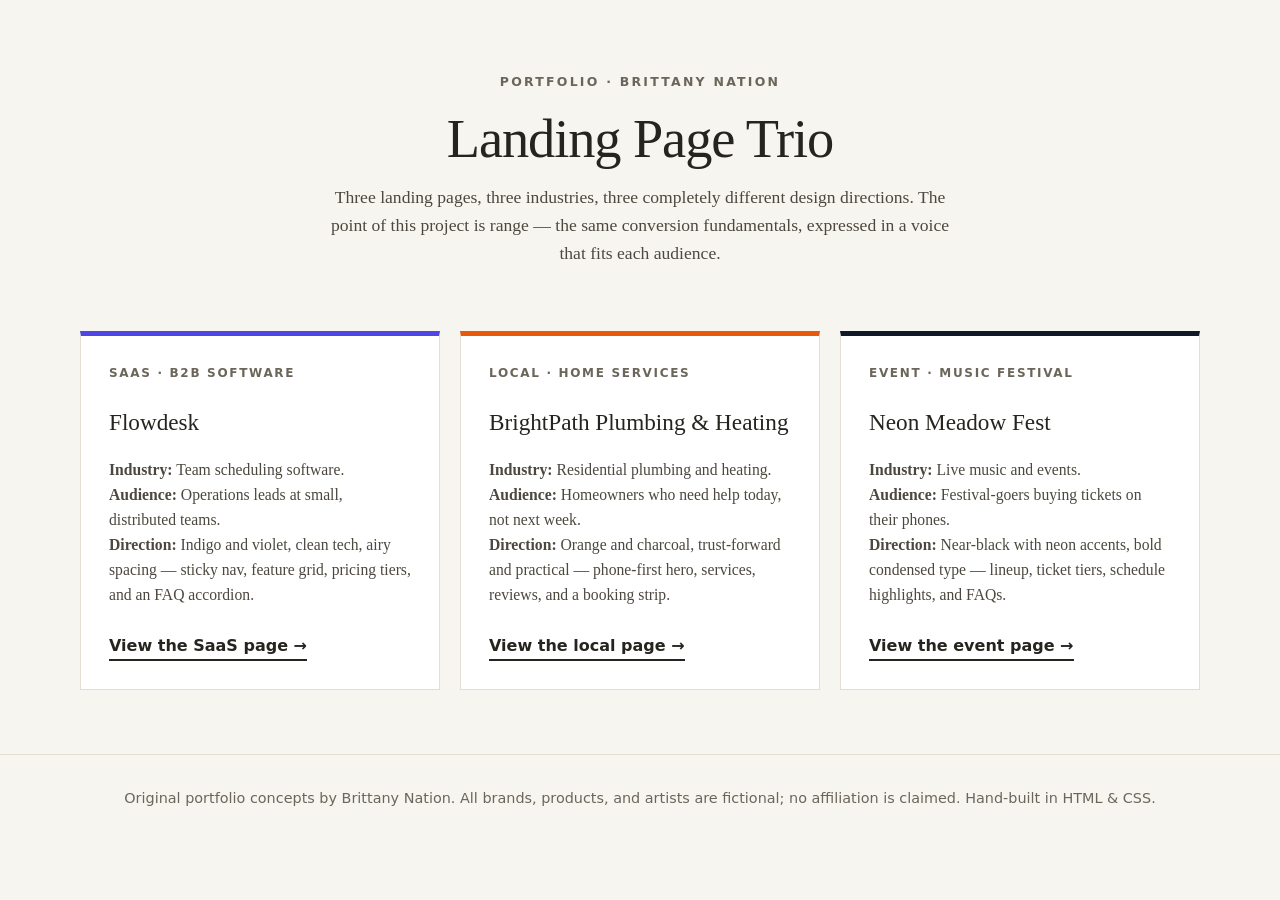
<file: index.html>
<!DOCTYPE html>
<html lang="en">
<head>
<meta charset="UTF-8">
<meta name="viewport" content="width=device-width, initial-scale=1.0">
<title>Landing Page Trio — Brittany Nation</title>
<meta name="description" content="Three original landing page concepts in three industries — SaaS, local home services, and a music festival — designed and hand-built by Brittany Nation.">
<link rel="stylesheet" href="styles.css">

<meta property="og:type" content="website">
<meta property="og:title" content="Landing Page Trio — Brittany Nation">
<meta property="og:description" content="Three original landing pages in three industries — SaaS, a local home service, and a music festival — each with its own design direction and the same conversion fundamentals.">
<meta property="og:url" content="https://brittanynation.github.io/landing-page-trio/">
<meta property="og:image" content="https://brittanynation.github.io/landing-page-trio/og-image.png">
<meta name="twitter:card" content="summary_large_image">
</head>
<body class="hub">
<a class="skip-link" href="#pages">Skip to pages</a>
<header>
  <div class="wrap">
    <p class="eyebrow">Portfolio · Brittany Nation</p>
    <h1>Landing Page Trio</h1>
    <p class="lede">Three landing pages, three industries, three completely different design directions. The point of this project is range — the same conversion fundamentals, expressed in a voice that fits each audience.</p>
  </div>
</header>
<main id="pages" class="wrap">
  <div class="hub-grid">
    <article class="hub-card saas-card">
      <p class="tag">SaaS · B2B Software</p>
      <h2>Flowdesk</h2>
      <p><strong>Industry:</strong> Team scheduling software.<br><strong>Audience:</strong> Operations leads at small, distributed teams.<br><strong>Direction:</strong> Indigo and violet, clean tech, airy spacing — sticky nav, feature grid, pricing tiers, and an FAQ accordion.</p>
      <a href="saas.html">View the SaaS page →</a>
    </article>
    <article class="hub-card local-card">
      <p class="tag">Local · Home Services</p>
      <h2>BrightPath Plumbing &amp; Heating</h2>
      <p><strong>Industry:</strong> Residential plumbing and heating.<br><strong>Audience:</strong> Homeowners who need help today, not next week.<br><strong>Direction:</strong> Orange and charcoal, trust-forward and practical — phone-first hero, services, reviews, and a booking strip.</p>
      <a href="local.html">View the local page →</a>
    </article>
    <article class="hub-card event-card">
      <p class="tag">Event · Music Festival</p>
      <h2>Neon Meadow Fest</h2>
      <p><strong>Industry:</strong> Live music and events.<br><strong>Audience:</strong> Festival-goers buying tickets on their phones.<br><strong>Direction:</strong> Near-black with neon accents, bold condensed type — lineup, ticket tiers, schedule highlights, and FAQs.</p>
      <a href="event.html">View the event page →</a>
    </article>
  </div>
</main>
<footer>
  <div class="wrap">
    <p>Original portfolio concepts by Brittany Nation. All brands, products, and artists are fictional; no affiliation is claimed. Hand-built in HTML &amp; CSS.</p>
  </div>
</footer>
<script src="trio.js"></script>
</body>
</html>
</file>
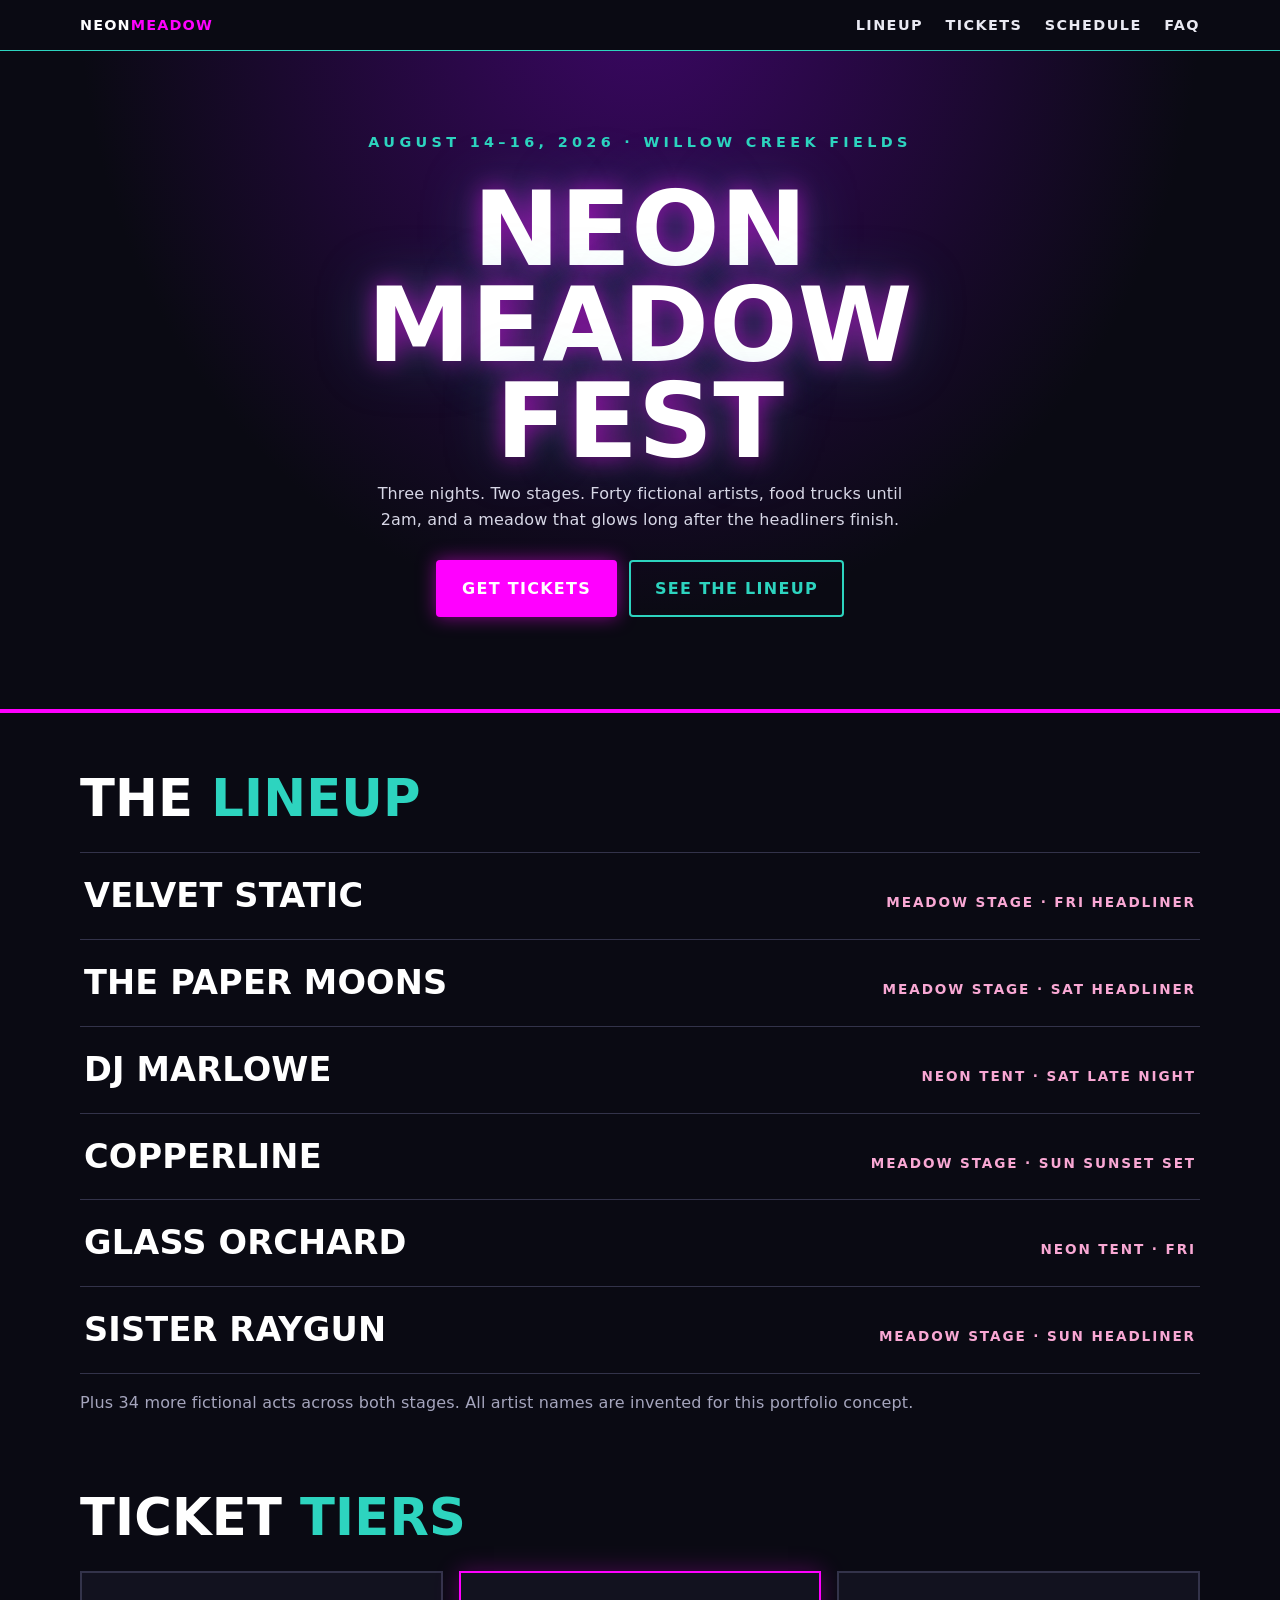
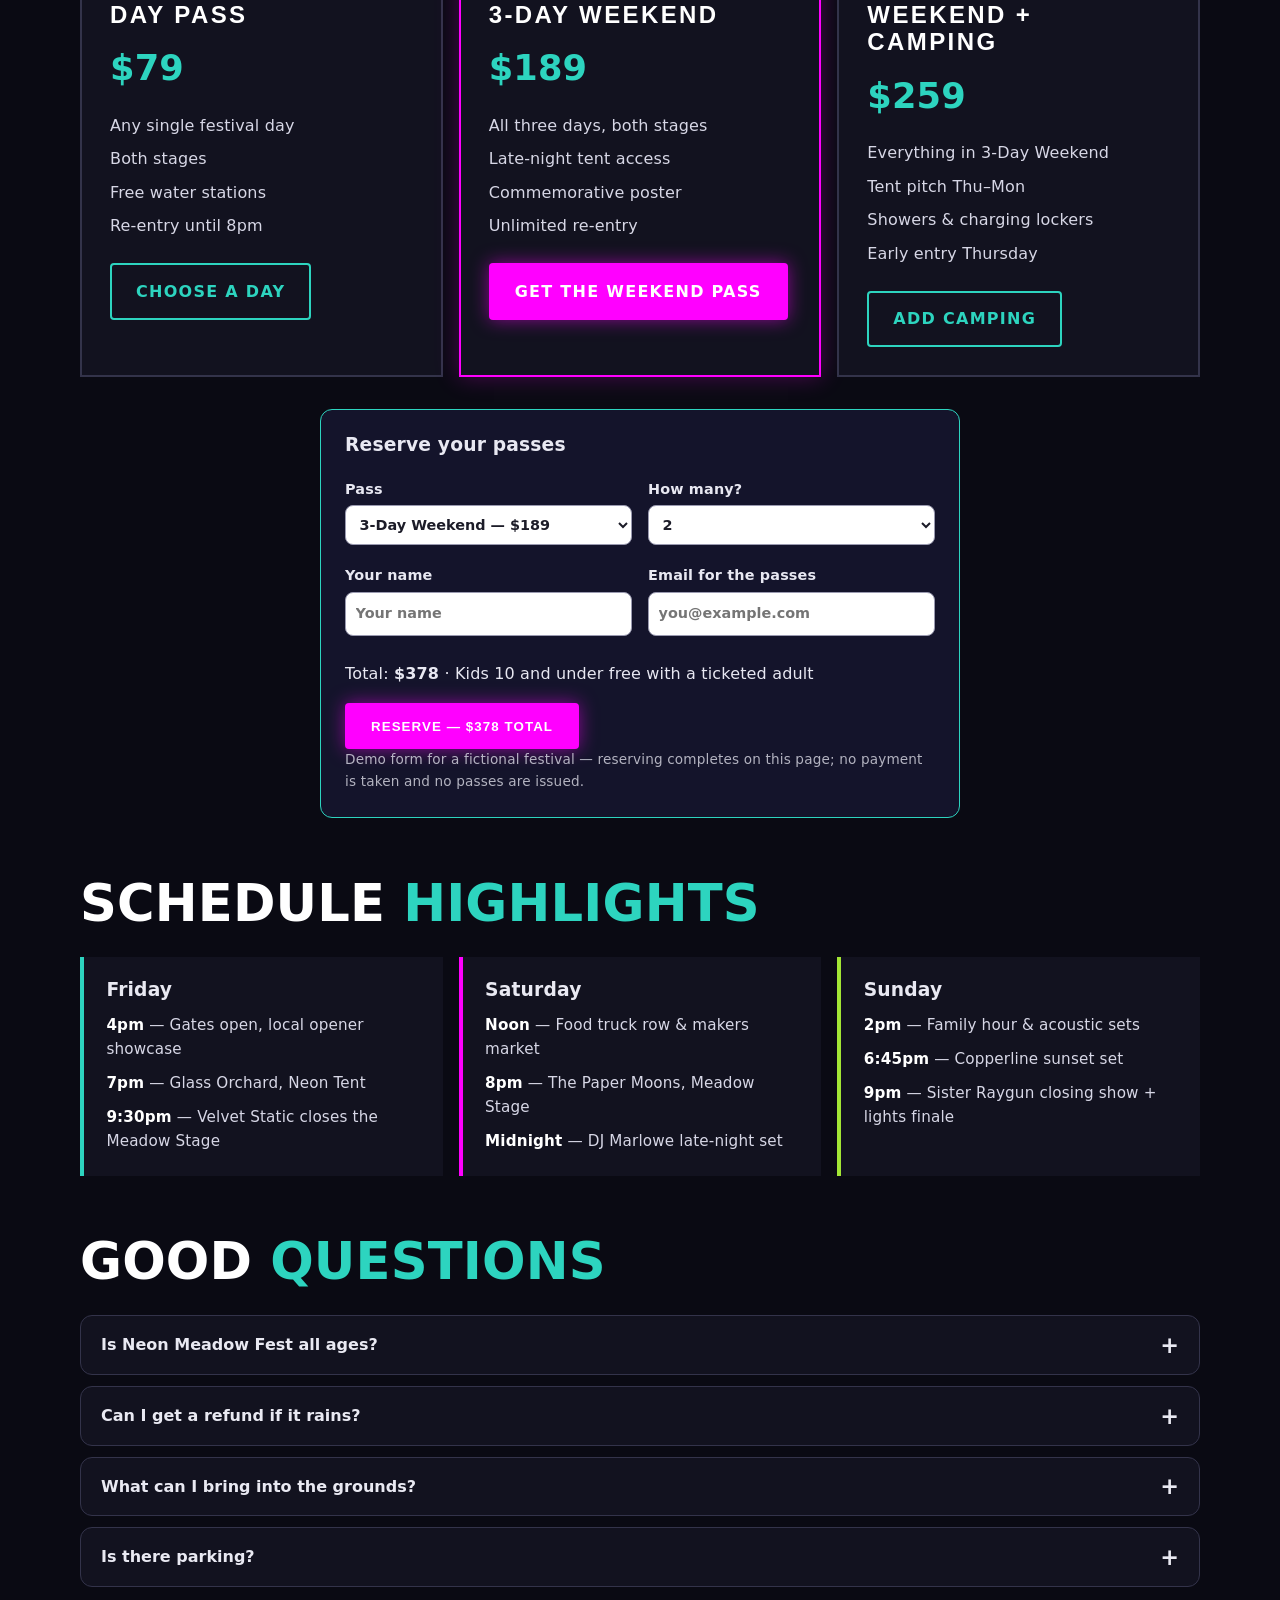
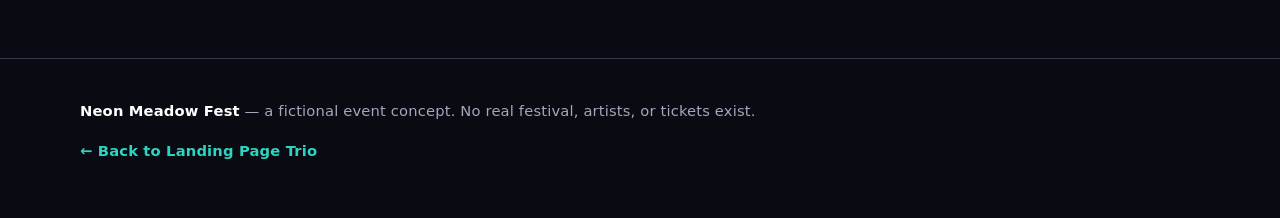
<file: event.html>
<!DOCTYPE html>
<html lang="en">
<head>
<meta charset="UTF-8">
<meta name="viewport" content="width=device-width, initial-scale=1.0">
<title>Neon Meadow Fest — August 14–16, 2026</title>
<meta name="description" content="Neon Meadow Fest is a fictional music festival concept: three nights of electronic, indie, and late-night sets under open sky.">
<link rel="stylesheet" href="styles.css">
</head>
<body class="event">
<a class="skip-link" href="#main">Skip to content</a>

<div class="event-nav">
  <div class="wrap">
    <a class="logo" href="event.html">Neon<span>Meadow</span></a>
    <nav aria-label="Main">
      <a href="#lineup">Lineup</a>
      <a href="#tickets">Tickets</a>
      <a href="#schedule">Schedule</a>
      <a href="#faq">FAQ</a>
    </nav>
  </div>
</div>

<header class="event-hero">
  <div class="wrap">
    <p class="kicker">August 14–16, 2026 · Willow Creek Fields</p>
    <h1>Neon<br>Meadow<br>Fest</h1>
    <p>Three nights. Two stages. Forty fictional artists, food trucks until 2am, and a meadow that glows long after the headliners finish.</p>
    <p style="display:flex;gap:.75rem;justify-content:center;flex-wrap:wrap">
      <a class="btn btn-neon" href="#tickets">Get tickets</a>
      <a class="btn btn-line" href="#lineup">See the lineup</a>
    </p>
  </div>
</header>

<main id="main">
<section id="lineup" aria-labelledby="lineup-h">
  <div class="wrap">
    <h2 class="sec" id="lineup-h">The <span>Lineup</span></h2>
    <ul class="lineup">
      <li><span class="artist">Velvet Static</span><span class="stage">Meadow Stage · Fri Headliner</span></li>
      <li><span class="artist">The Paper Moons</span><span class="stage">Meadow Stage · Sat Headliner</span></li>
      <li><span class="artist">DJ Marlowe</span><span class="stage">Neon Tent · Sat Late Night</span></li>
      <li><span class="artist">Copperline</span><span class="stage">Meadow Stage · Sun Sunset Set</span></li>
      <li><span class="artist">Glass Orchard</span><span class="stage">Neon Tent · Fri</span></li>
      <li><span class="artist">Sister Raygun</span><span class="stage">Meadow Stage · Sun Headliner</span></li>
    </ul>
    <p style="margin-top:1rem;color:#a5a5bd;font-family:system-ui,sans-serif">Plus 34 more fictional acts across both stages. All artist names are invented for this portfolio concept.</p>
  </div>
</section>

<section id="tickets" aria-labelledby="tickets-h" style="padding-top:0">
  <div class="wrap">
    <h2 class="sec" id="tickets-h">Ticket <span>Tiers</span></h2>
    <div class="tickets">
      <article class="ticket">
        <h3>Day Pass</h3>
        <p class="amount">$79</p>
        <ul><li>Any single festival day</li><li>Both stages</li><li>Free water stations</li><li>Re-entry until 8pm</li></ul>
        <a class="btn btn-line" href="#order" data-tier="day">Choose a day</a>
      </article>
      <article class="ticket hot">
        <h3>3-Day Weekend</h3>
        <p class="amount">$189</p>
        <ul><li>All three days, both stages</li><li>Late-night tent access</li><li>Commemorative poster</li><li>Unlimited re-entry</li></ul>
        <a class="btn btn-neon" href="#order" data-tier="weekend">Get the weekend pass</a>
      </article>
      <article class="ticket">
        <h3>Weekend + Camping</h3>
        <p class="amount">$259</p>
        <ul><li>Everything in 3-Day Weekend</li><li>Tent pitch Thu–Mon</li><li>Showers &amp; charging lockers</li><li>Early entry Thursday</li></ul>
        <a class="btn btn-line" href="#order" data-tier="camping">Add camping</a>
      </article>
    </div>
    <form class="order-widget" id="ticket-order" novalidate>
      <h3 id="order" style="margin-top:0">Reserve your passes</h3>
      <div class="ow-row">
        <label>Pass<select id="t-tier"><option value="day">Day Pass — $79</option><option value="weekend" selected>3-Day Weekend — $189</option><option value="camping">Weekend + Camping — $259</option></select></label>
        <label>How many?<select id="t-qty"><option>1</option><option selected>2</option><option>3</option><option>4</option><option>5</option><option>6</option></select></label>
      </div>
      <div class="ow-row">
        <label>Your name<input id="t-name" type="text" autocomplete="name" placeholder="Your name"></label>
        <label>Email for the passes<input id="t-email" type="email" autocomplete="email" placeholder="you@example.com"></label>
      </div>
      <p class="ow-total">Total: <strong id="t-total">$378</strong> · Kids 10 and under free with a ticketed adult</p>
      <button class="btn btn-neon" type="submit" id="t-btn">Reserve — $378 total</button>
      <p class="ow-note">Demo form for a fictional festival — reserving completes on this page; no payment is taken and no passes are issued.</p>
    </form>
    <div class="order-widget" id="t-confirmation" hidden>
      <h3 style="margin-top:0">You&rsquo;re on the list.</h3>
      <p>Reservation reference: <strong id="t-conf-ref"></strong></p>
      <p id="t-conf-detail"></p>
      <p class="ow-note">Demo only — no real reservation was made.</p>
    </div>
  </div>
</section>

<section id="schedule" aria-labelledby="schedule-h" style="padding-top:0">
  <div class="wrap">
    <h2 class="sec" id="schedule-h">Schedule <span>Highlights</span></h2>
    <div class="schedule">
      <article class="day"><h3>Friday</h3><ul><li><strong>4pm</strong> — Gates open, local opener showcase</li><li><strong>7pm</strong> — Glass Orchard, Neon Tent</li><li><strong>9:30pm</strong> — Velvet Static closes the Meadow Stage</li></ul></article>
      <article class="day"><h3>Saturday</h3><ul><li><strong>Noon</strong> — Food truck row &amp; makers market</li><li><strong>8pm</strong> — The Paper Moons, Meadow Stage</li><li><strong>Midnight</strong> — DJ Marlowe late-night set</li></ul></article>
      <article class="day"><h3>Sunday</h3><ul><li><strong>2pm</strong> — Family hour &amp; acoustic sets</li><li><strong>6:45pm</strong> — Copperline sunset set</li><li><strong>9pm</strong> — Sister Raygun closing show + lights finale</li></ul></article>
    </div>
  </div>
</section>

<section id="faq" style="padding-top:0" aria-labelledby="faq-h">
  <div class="wrap">
    <h2 class="sec" id="faq-h">Good <span>Questions</span></h2>
    <div class="faq-item"><button class="faq-q" aria-expanded="false">Is Neon Meadow Fest all ages?</button><div class="faq-a" hidden><p style="font-family:system-ui,sans-serif">Yes — all ages are welcome, and children 10 and under enter free with a ticketed adult. The late-night tent is 18+ after midnight.</p></div></div>
    <div class="faq-item"><button class="faq-q" aria-expanded="false">Can I get a refund if it rains?</button><div class="faq-a" hidden><p style="font-family:system-ui,sans-serif">The festival runs rain or shine. If a full day is cancelled for severe weather, that day’s passes are refunded automatically.</p></div></div>
    <div class="faq-item"><button class="faq-q" aria-expanded="false">What can I bring into the grounds?</button><div class="faq-a" hidden><p style="font-family:system-ui,sans-serif">Empty water bottles, blankets, and sunscreen are welcome. Outside alcohol, glass, and drones are not permitted.</p></div></div>
    <div class="faq-item"><button class="faq-q" aria-expanded="false">Is there parking?</button><div class="faq-a" hidden><p style="font-family:system-ui,sans-serif">Yes — general parking is included with every ticket, and shuttle buses run from downtown every 20 minutes until 1am.</p></div></div>
  </div>
</section>
</main>

<footer class="site">
  <div class="wrap">
    <p><strong style="color:#fff">Neon Meadow Fest</strong> — a fictional event concept. No real festival, artists, or tickets exist.</p>
    <p><a href="index.html" style="color:#2dd4bf;font-weight:700">← Back to Landing Page Trio</a></p>
  </div>
</footer>

<script>
document.querySelectorAll('.faq-q').forEach(function(btn){
  btn.addEventListener('click',function(){
    var expanded=this.getAttribute('aria-expanded')==='true';
    this.setAttribute('aria-expanded',!expanded);
    this.nextElementSibling.hidden=expanded;
  });
});
</script>
<script src="trio.js"></script>
</body>
</html>
</file>
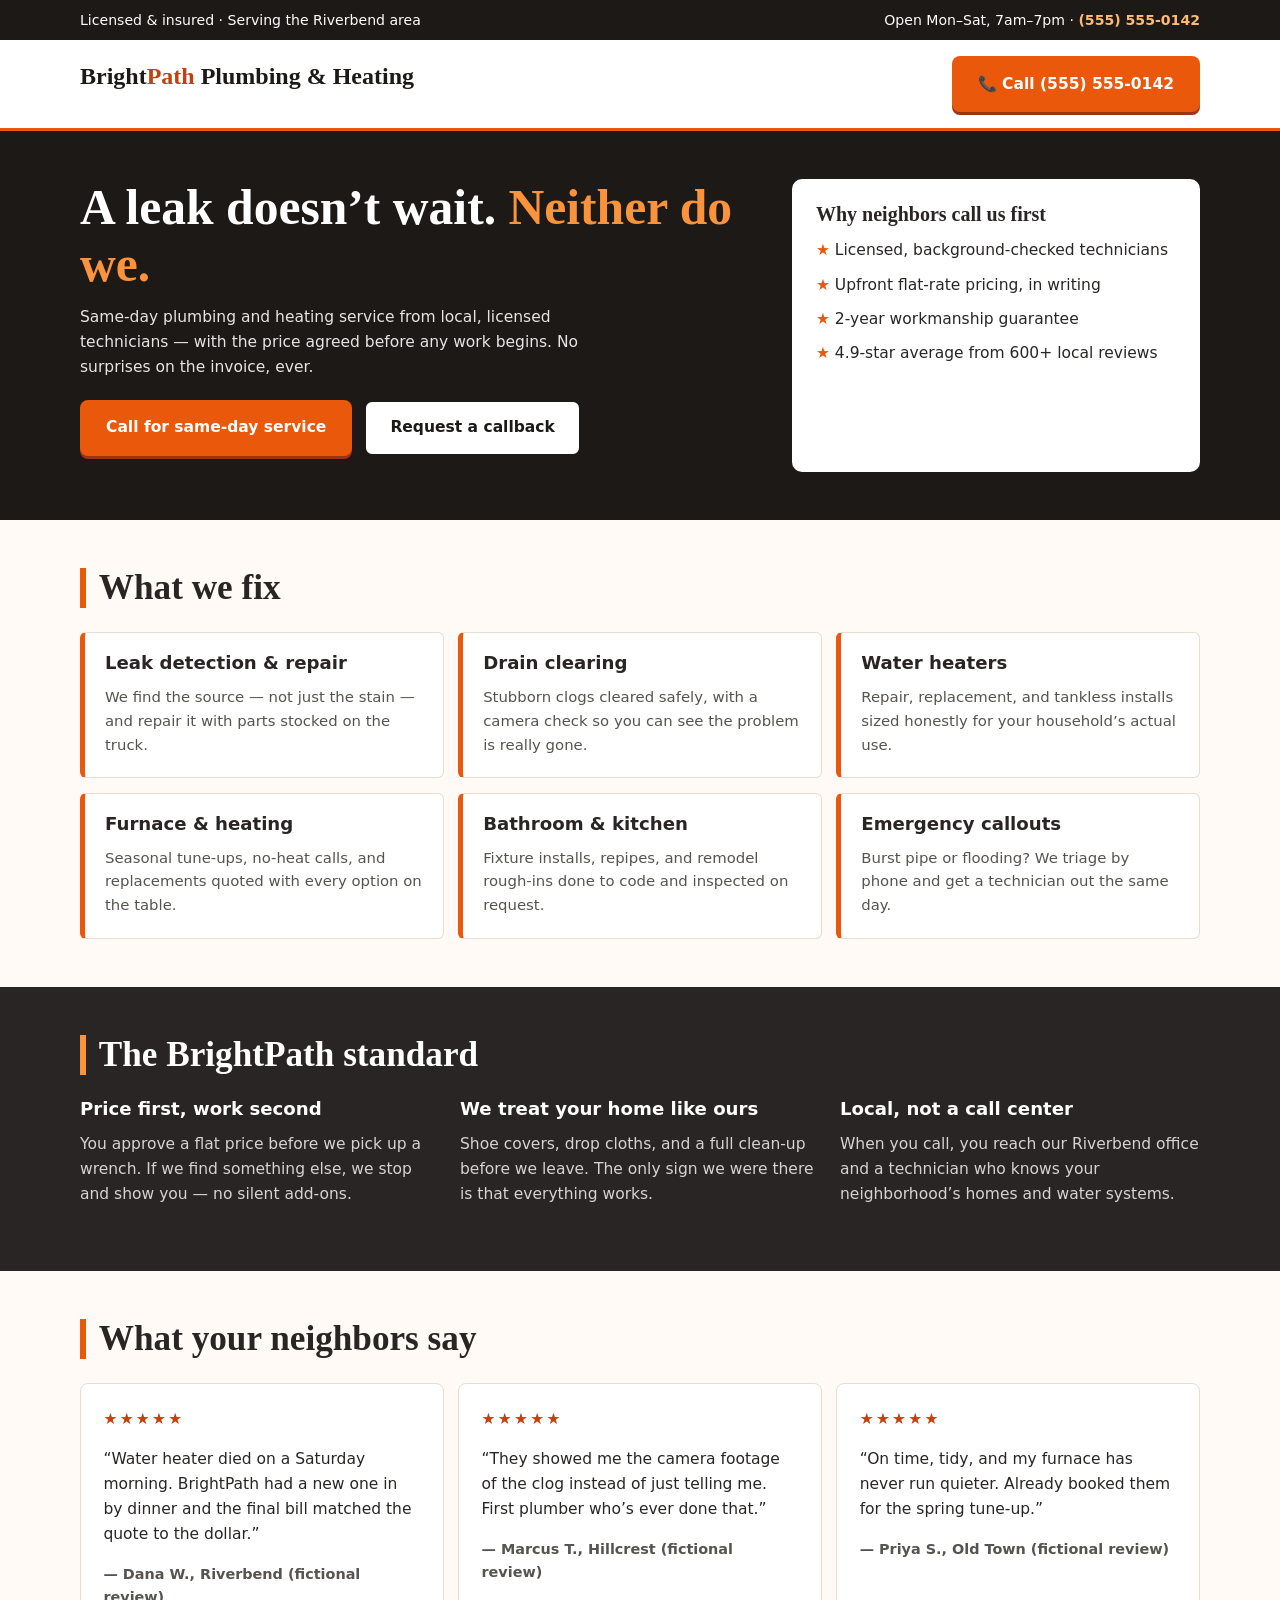
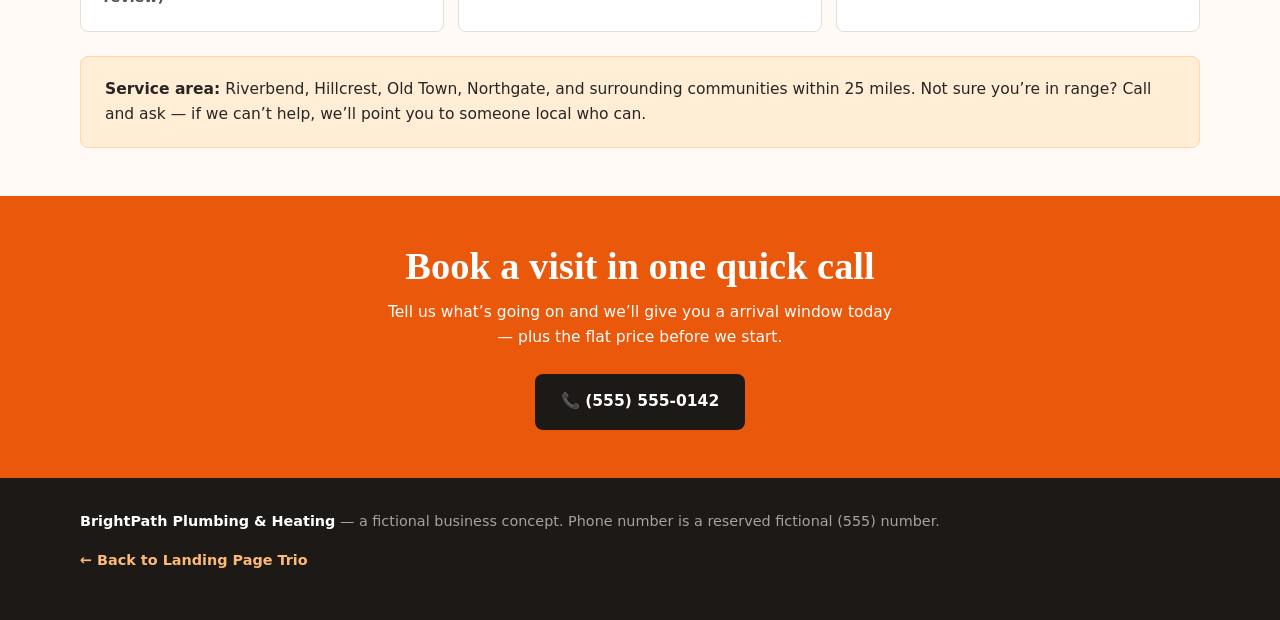
<file: local.html>
<!DOCTYPE html>
<html lang="en">
<head>
<meta charset="UTF-8">
<meta name="viewport" content="width=device-width, initial-scale=1.0">
<title>BrightPath Plumbing &amp; Heating — Same-day service you can trust</title>
<meta name="description" content="BrightPath Plumbing & Heating is a fictional local home-service concept: licensed plumbers, upfront pricing, and same-day appointments.">
<link rel="stylesheet" href="styles.css">
</head>
<body class="local">
<a class="skip-link" href="#main">Skip to content</a>

<div class="local-topbar">
  <div class="wrap">
    <span>Licensed &amp; insured · Serving the Riverbend area</span>
    <span>Open Mon–Sat, 7am–7pm · <a href="tel:+15555550142">(555) 555-0142</a></span>
  </div>
</div>

<header class="site">
  <div class="wrap">
    <p class="brand">Bright<span>Path</span> Plumbing &amp; Heating</p>
    <a class="btn btn-call" href="tel:+15555550142">📞 Call (555) 555-0142</a>
  </div>
</header>

<section class="local-hero">
  <div class="wrap">
    <div>
      <h1>A leak doesn’t wait. <span>Neither do we.</span></h1>
      <p>Same-day plumbing and heating service from local, licensed technicians — with the price agreed before any work begins. No surprises on the invoice, ever.</p>
      <p style="margin-top:1.25rem;display:flex;gap:.75rem;flex-wrap:wrap">
        <a class="btn btn-call" href="tel:+15555550142">Call for same-day service</a>
        <a class="btn btn-outline" href="#booking">Request a callback</a>
      </p>
    </div>
    <aside class="trust-box" aria-label="Why homeowners trust BrightPath">
      <h2>Why neighbors call us first</h2>
      <ul>
        <li>Licensed, background-checked technicians</li>
        <li>Upfront flat-rate pricing, in writing</li>
        <li>2-year workmanship guarantee</li>
        <li>4.9-star average from 600+ local reviews</li>
      </ul>
    </aside>
  </div>
</section>

<main id="main">
<section aria-labelledby="services-h">
  <div class="wrap">
    <h2 class="sec" id="services-h">What we fix</h2>
    <div class="service-grid">
      <article class="service"><h3>Leak detection &amp; repair</h3><p>We find the source — not just the stain — and repair it with parts stocked on the truck.</p></article>
      <article class="service"><h3>Drain clearing</h3><p>Stubborn clogs cleared safely, with a camera check so you can see the problem is really gone.</p></article>
      <article class="service"><h3>Water heaters</h3><p>Repair, replacement, and tankless installs sized honestly for your household’s actual use.</p></article>
      <article class="service"><h3>Furnace &amp; heating</h3><p>Seasonal tune-ups, no-heat calls, and replacements quoted with every option on the table.</p></article>
      <article class="service"><h3>Bathroom &amp; kitchen</h3><p>Fixture installs, repipes, and remodel rough-ins done to code and inspected on request.</p></article>
      <article class="service"><h3>Emergency callouts</h3><p>Burst pipe or flooding? We triage by phone and get a technician out the same day.</p></article>
    </div>
  </div>
</section>

<section class="why" aria-labelledby="why-h">
  <div class="wrap">
    <h2 class="sec" id="why-h">The BrightPath standard</h2>
    <div class="why-grid">
      <div><h3>Price first, work second</h3><p>You approve a flat price before we pick up a wrench. If we find something else, we stop and show you — no silent add-ons.</p></div>
      <div><h3>We treat your home like ours</h3><p>Shoe covers, drop cloths, and a full clean-up before we leave. The only sign we were there is that everything works.</p></div>
      <div><h3>Local, not a call center</h3><p>When you call, you reach our Riverbend office and a technician who knows your neighborhood’s homes and water systems.</p></div>
    </div>
  </div>
</section>

<section aria-labelledby="reviews-h">
  <div class="wrap">
    <h2 class="sec" id="reviews-h">What your neighbors say</h2>
    <div class="reviews">
      <article class="review"><p class="stars" aria-label="Rated 5 out of 5 stars">★★★★★</p><p>“Water heater died on a Saturday morning. BrightPath had a new one in by dinner and the final bill matched the quote to the dollar.”</p><footer>— Dana W., Riverbend (fictional review)</footer></article>
      <article class="review"><p class="stars" aria-label="Rated 5 out of 5 stars">★★★★★</p><p>“They showed me the camera footage of the clog instead of just telling me. First plumber who’s ever done that.”</p><footer>— Marcus T., Hillcrest (fictional review)</footer></article>
      <article class="review"><p class="stars" aria-label="Rated 5 out of 5 stars">★★★★★</p><p>“On time, tidy, and my furnace has never run quieter. Already booked them for the spring tune-up.”</p><footer>— Priya S., Old Town (fictional review)</footer></article>
    </div>
    <div class="area-note" style="margin-top:1.5rem">
      <strong>Service area:</strong> Riverbend, Hillcrest, Old Town, Northgate, and surrounding communities within 25 miles. Not sure you’re in range? Call and ask — if we can’t help, we’ll point you to someone local who can.
    </div>
  </div>
</section>

<section class="booking" id="booking">
  <div class="wrap">
    <h2>Book a visit in one quick call</h2>
    <p style="max-width:520px;margin:0 auto 1.5rem">Tell us what’s going on and we’ll give you a arrival window today — plus the flat price before we start.</p>
    <a class="btn" href="tel:+15555550142">📞 (555) 555-0142</a>
  </div>
</section>
</main>

<footer class="site">
  <div class="wrap">
    <p><strong>BrightPath Plumbing &amp; Heating</strong> — a fictional business concept. Phone number is a reserved fictional (555) number.</p>
    <p><a href="index.html" style="color:#fdba74;font-weight:700">← Back to Landing Page Trio</a></p>
  </div>
</footer>
<script src="trio.js"></script>
</body>
</html>
</file>
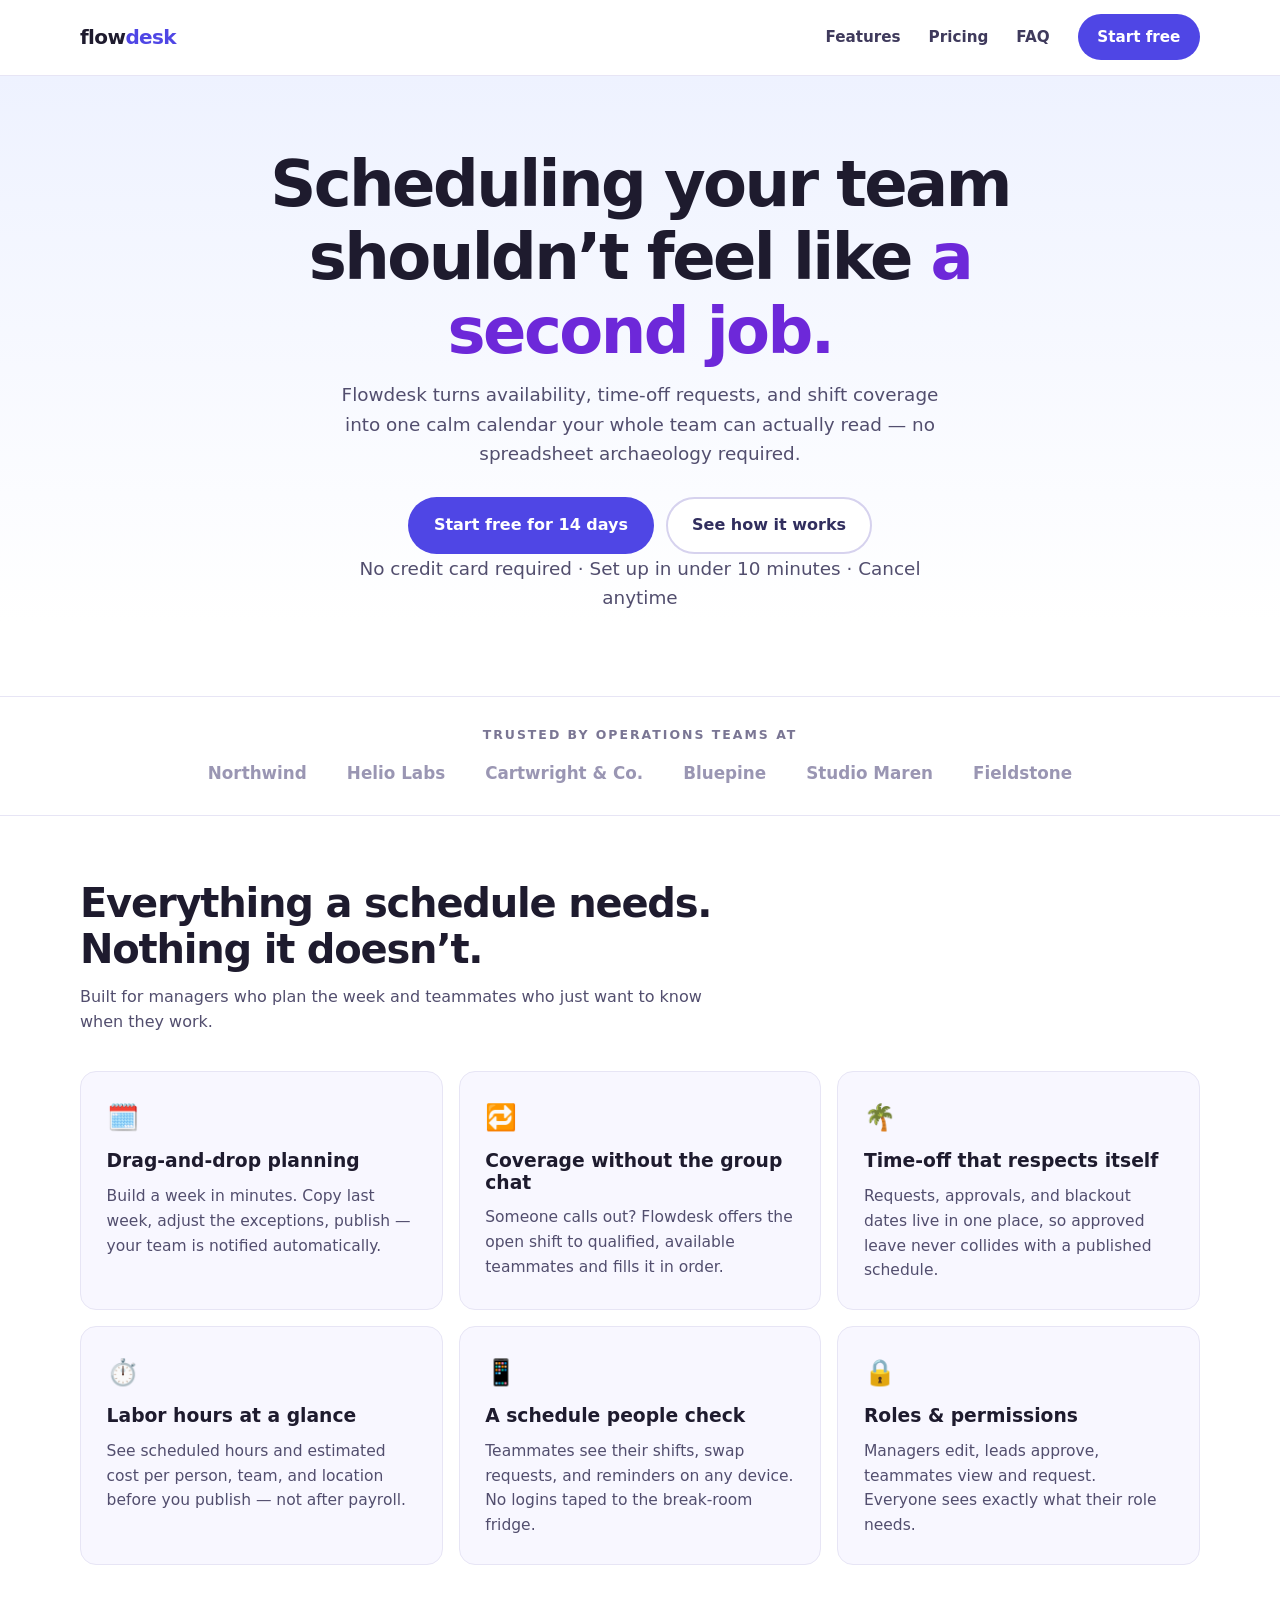
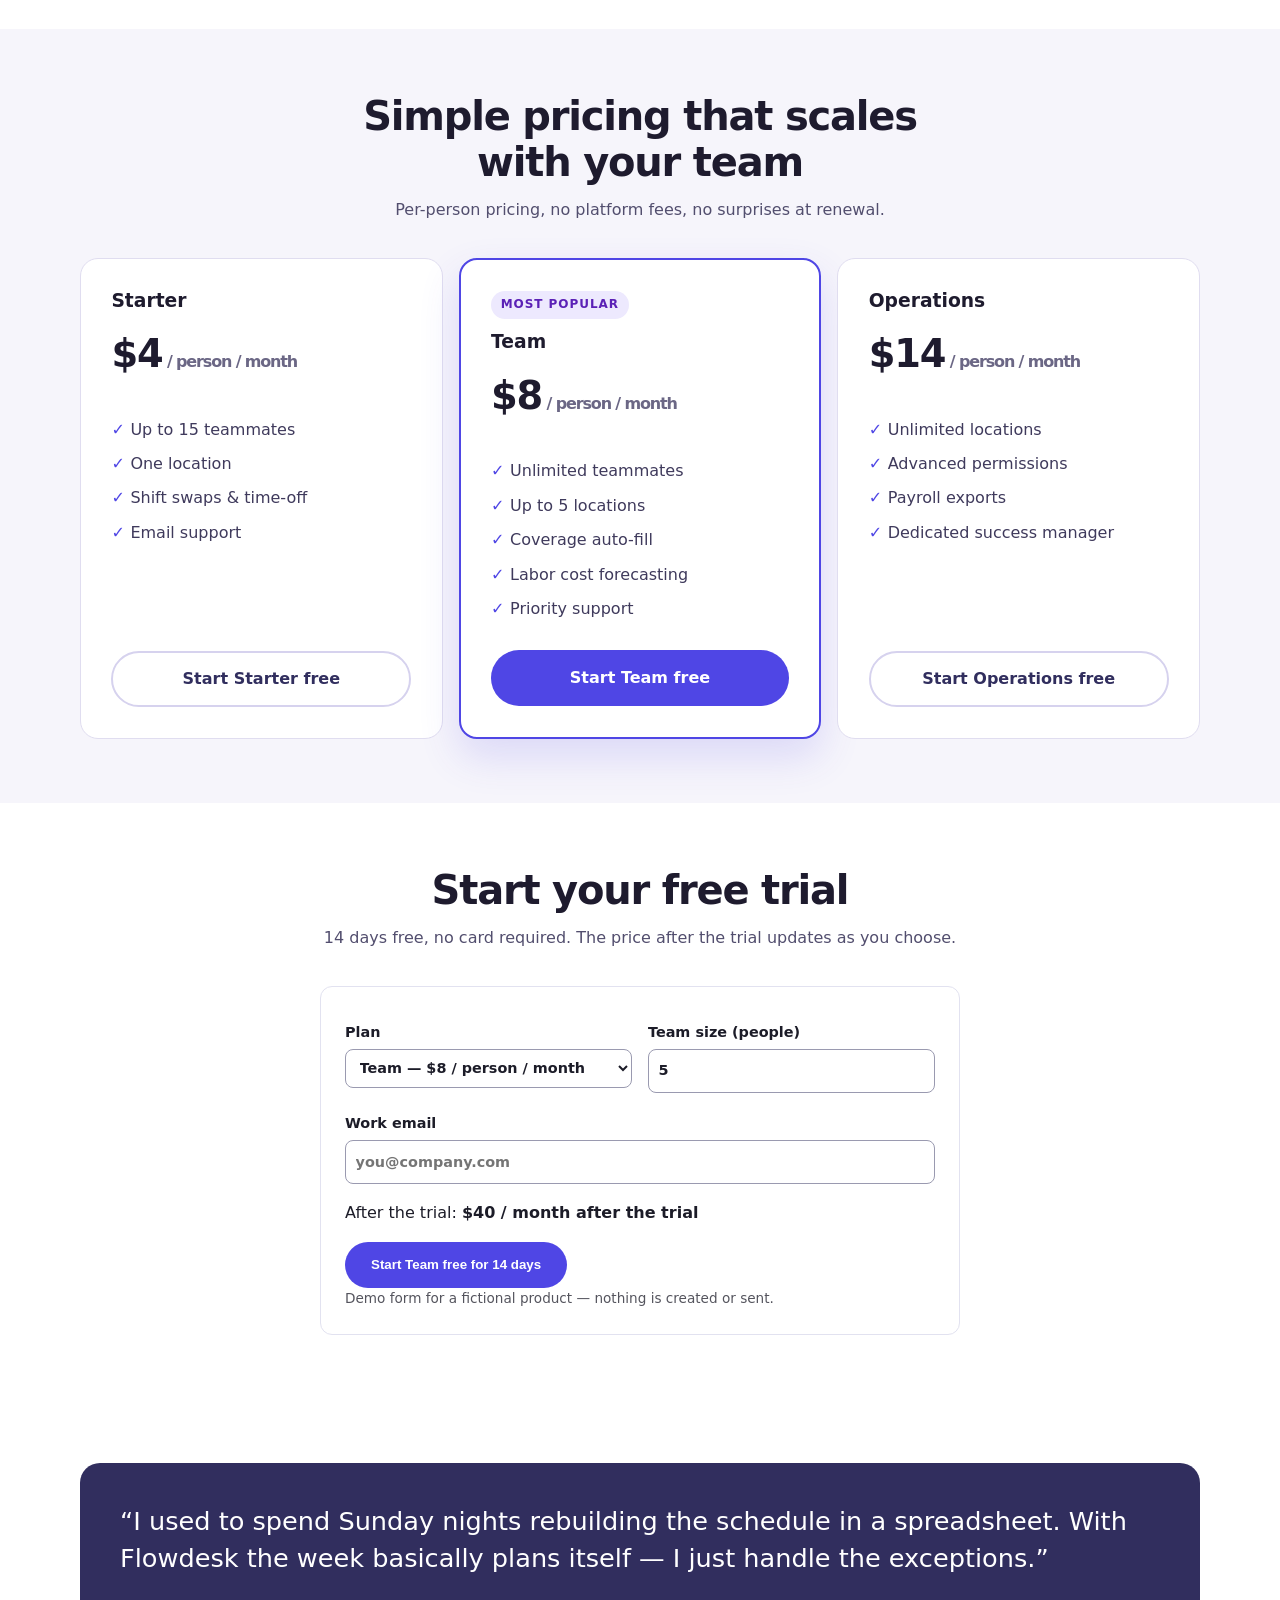
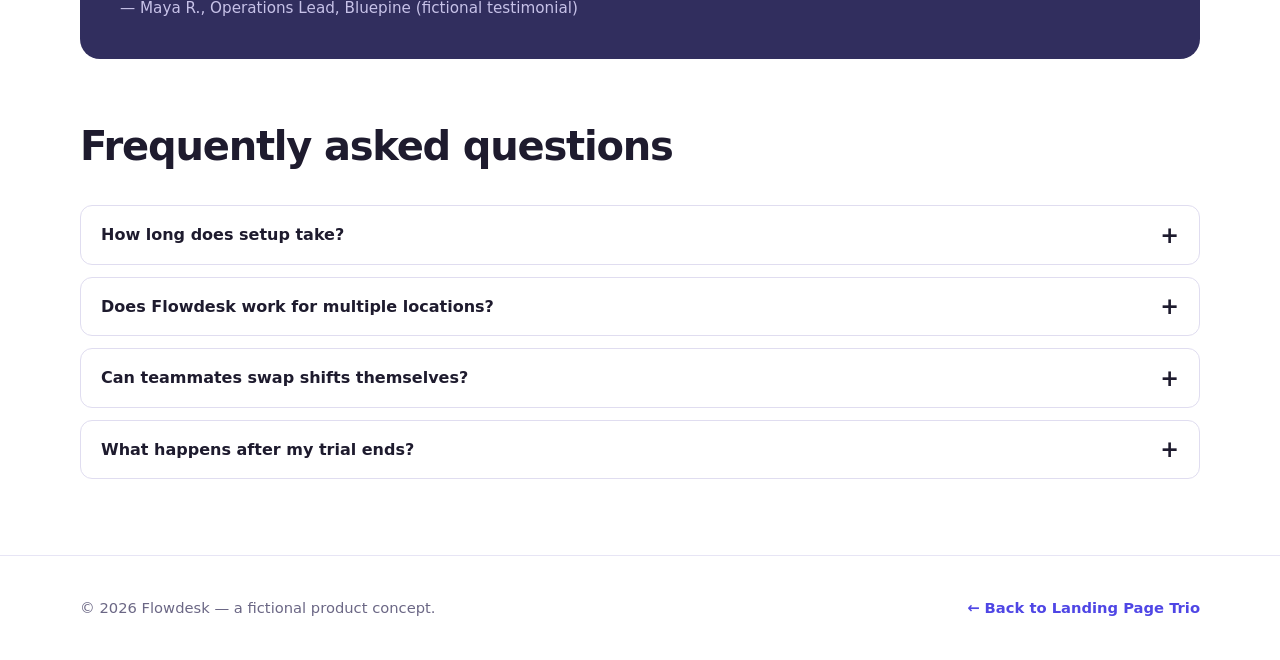
<file: saas.html>
<!DOCTYPE html>
<html lang="en">
<head>
<meta charset="UTF-8">
<meta name="viewport" content="width=device-width, initial-scale=1.0">
<title>Flowdesk — Team scheduling without the spreadsheet chaos</title>
<meta name="description" content="Flowdesk is a fictional SaaS concept: shift and team scheduling software with availability, time-off, and coverage built in.">
<link rel="stylesheet" href="styles.css">
</head>
<body class="saas">
<a class="skip-link" href="#main">Skip to content</a>

<nav class="saas-nav" aria-label="Main">
  <div class="wrap">
    <a class="logo" href="saas.html">flow<span>desk</span></a>
    <button class="nav-toggle" aria-expanded="false" aria-controls="saas-links">Menu</button>
    <div class="nav-links" id="saas-links">
      <a href="#features">Features</a>
      <a href="#pricing">Pricing</a>
      <a href="#faq">FAQ</a>
      <a class="btn btn-primary" href="#pricing" style="padding:.55rem 1.1rem">Start free</a>
    </div>
  </div>
</nav>

<header class="saas-hero">
  <div class="wrap">
    <h1>Scheduling your team shouldn’t feel like <em>a second job.</em></h1>
    <p>Flowdesk turns availability, time-off requests, and shift coverage into one calm calendar your whole team can actually read — no spreadsheet archaeology required.</p>
    <div class="hero-ctas">
      <a class="btn btn-primary" href="#pricing">Start free for 14 days</a>
      <a class="btn btn-ghost" href="#features">See how it works</a>
    </div>
    <p class="hero-note">No credit card required · Set up in under 10 minutes · Cancel anytime</p>
  </div>
</header>

<div class="logo-strip" aria-label="Companies using Flowdesk">
  <div class="wrap">
    <p>Trusted by operations teams at</p>
    <ul><li>Northwind</li><li>Helio Labs</li><li>Cartwright &amp; Co.</li><li>Bluepine</li><li>Studio Maren</li><li>Fieldstone</li></ul>
  </div>
</div>

<main id="main">
<section id="features">
  <div class="wrap">
    <div class="section-head">
      <h2>Everything a schedule needs. Nothing it doesn’t.</h2>
      <p>Built for managers who plan the week and teammates who just want to know when they work.</p>
    </div>
    <div class="feature-grid">
      <article class="feature"><div class="icon" aria-hidden="true">🗓️</div><h3>Drag-and-drop planning</h3><p>Build a week in minutes. Copy last week, adjust the exceptions, publish — your team is notified automatically.</p></article>
      <article class="feature"><div class="icon" aria-hidden="true">🔁</div><h3>Coverage without the group chat</h3><p>Someone calls out? Flowdesk offers the open shift to qualified, available teammates and fills it in order.</p></article>
      <article class="feature"><div class="icon" aria-hidden="true">🌴</div><h3>Time-off that respects itself</h3><p>Requests, approvals, and blackout dates live in one place, so approved leave never collides with a published schedule.</p></article>
      <article class="feature"><div class="icon" aria-hidden="true">⏱️</div><h3>Labor hours at a glance</h3><p>See scheduled hours and estimated cost per person, team, and location before you publish — not after payroll.</p></article>
      <article class="feature"><div class="icon" aria-hidden="true">📱</div><h3>A schedule people check</h3><p>Teammates see their shifts, swap requests, and reminders on any device. No logins taped to the break-room fridge.</p></article>
      <article class="feature"><div class="icon" aria-hidden="true">🔒</div><h3>Roles &amp; permissions</h3><p>Managers edit, leads approve, teammates view and request. Everyone sees exactly what their role needs.</p></article>
    </div>
  </div>
</section>

<section class="pricing" id="pricing">
  <div class="wrap">
    <div class="section-head center">
      <h2>Simple pricing that scales with your team</h2>
      <p>Per-person pricing, no platform fees, no surprises at renewal.</p>
    </div>
    <div class="price-grid">
      <article class="price-card">
        <h3>Starter</h3>
        <p class="amount">$4<small> / person / month</small></p>
        <ul><li>Up to 15 teammates</li><li>One location</li><li>Shift swaps &amp; time-off</li><li>Email support</li></ul>
        <a class="btn btn-ghost" href="#signup" data-plan="starter">Start Starter free</a>
      </article>
      <article class="price-card featured">
        <p class="badge">Most popular</p>
        <h3>Team</h3>
        <p class="amount">$8<small> / person / month</small></p>
        <ul><li>Unlimited teammates</li><li>Up to 5 locations</li><li>Coverage auto-fill</li><li>Labor cost forecasting</li><li>Priority support</li></ul>
        <a class="btn btn-primary" href="#signup" data-plan="team">Start Team free</a>
      </article>
      <article class="price-card">
        <h3>Operations</h3>
        <p class="amount">$14<small> / person / month</small></p>
        <ul><li>Unlimited locations</li><li>Advanced permissions</li><li>Payroll exports</li><li>Dedicated success manager</li></ul>
        <a class="btn btn-ghost" href="#signup" data-plan="ops">Start Operations free</a>
      </article>
    </div>
  </div>
</section>

<section class="trial" id="signup" aria-labelledby="signup-h">
  <div class="wrap">
    <div class="section-head center">
      <h2 id="signup-h">Start your free trial</h2>
      <p>14 days free, no card required. The price after the trial updates as you choose.</p>
    </div>
    <form class="trial-widget" id="trial-form" novalidate>
      <div class="ow-row">
        <label>Plan<select id="s-plan"><option value="starter">Starter — $4 / person / month</option><option value="team" selected>Team — $8 / person / month</option><option value="ops">Operations — $14 / person / month</option></select></label>
        <label>Team size (people)<input id="s-seats" type="number" min="1" max="500" value="5"></label>
      </div>
      <label>Work email<input id="s-email" type="email" autocomplete="email" placeholder="you@company.com"></label>
      <p class="ow-total">After the trial: <strong id="s-total">$40 / month</strong></p>
      <button class="btn btn-primary" type="submit" id="s-btn">Start Team free for 14 days</button>
      <p class="ow-note">Demo form for a fictional product — nothing is created or sent.</p>
    </form>
    <div class="trial-widget" id="s-confirmation" hidden>
      <h3 style="margin-top:0">Trial requested.</h3>
      <p id="s-conf-detail"></p>
      <p class="ow-note">Demo only — no real trial was started.</p>
    </div>
  </div>
</section>

<section aria-label="Testimonial">
  <div class="wrap">
    <blockquote class="testimonial">
      “I used to spend Sunday nights rebuilding the schedule in a spreadsheet. With Flowdesk the week basically plans itself — I just handle the exceptions.”
      <footer>— Maya R., Operations Lead, Bluepine (fictional testimonial)</footer>
    </blockquote>
  </div>
</section>

<section id="faq" style="padding-top:0">
  <div class="wrap">
    <div class="section-head"><h2>Frequently asked questions</h2></div>
    <div class="faq-item"><button class="faq-q" aria-expanded="false">How long does setup take?</button><div class="faq-a" hidden><p>Most teams publish their first schedule in under 10 minutes. Import your roster from a CSV, set availability, and you’re planning.</p></div></div>
    <div class="faq-item"><button class="faq-q" aria-expanded="false">Does Flowdesk work for multiple locations?</button><div class="faq-a" hidden><p>Yes. Team and Operations plans support multiple locations with per-location managers, while teammates who float between sites see one combined schedule.</p></div></div>
    <div class="faq-item"><button class="faq-q" aria-expanded="false">Can teammates swap shifts themselves?</button><div class="faq-a" hidden><p>Yes — teammates can offer and accept swaps that match their role and availability. Managers choose whether swaps need approval or happen automatically.</p></div></div>
    <div class="faq-item"><button class="faq-q" aria-expanded="false">What happens after my trial ends?</button><div class="faq-a" hidden><p>Pick a plan to keep scheduling. If you don’t, your schedule becomes read-only — nothing is deleted, and you can reactivate anytime.</p></div></div>
  </div>
</section>
</main>

<footer class="site">
  <div class="wrap">
    <span>© 2026 Flowdesk — a fictional product concept.</span>
    <span><a href="index.html" style="color:#4f46e5;font-weight:700">← Back to Landing Page Trio</a></span>
  </div>
</footer>

<script>
document.querySelector('.nav-toggle').addEventListener('click',function(){
  var links=document.getElementById('saas-links');var open=links.classList.toggle('open');
  this.setAttribute('aria-expanded',open);
});
document.querySelectorAll('.faq-q').forEach(function(btn){
  btn.addEventListener('click',function(){
    var expanded=this.getAttribute('aria-expanded')==='true';
    this.setAttribute('aria-expanded',!expanded);
    this.nextElementSibling.hidden=expanded;
  });
});
</script>
<script src="trio.js"></script>
</body>
</html>
</file>
<file: styles.css>
/* ============================================================
   Landing Page Trio — one stylesheet, three distinct designs
   Sections: Shared / Hub / SaaS (Flowdesk) / Local (BrightPath)
             / Event (Neon Meadow Fest)
   ============================================================ */

/* ---------- Shared reset & accessibility ---------- */
*,*::before,*::after{box-sizing:border-box}
html{scroll-behavior:smooth}
body{margin:0;line-height:1.6;-webkit-font-smoothing:antialiased}
img,svg{display:block;max-width:100%}
a{text-decoration:none}
ul{margin:0;padding:0;list-style:none}
p{margin:0 0 1rem}
h1,h2,h3{margin:0 0 .75rem;line-height:1.15}
:focus-visible{outline:3px solid currentColor;outline-offset:3px;border-radius:4px}
.skip-link{position:absolute;left:-9999px;top:0;background:#111;color:#fff;padding:.75rem 1rem;z-index:100}
.skip-link:focus{left:1rem;top:1rem}
.wrap{width:min(1120px,92%);margin-inline:auto}
.btn{display:inline-flex;align-items:center;justify-content:center;gap:.5rem;font-weight:700;border-radius:999px;padding:.85rem 1.5rem;border:2px solid transparent;cursor:pointer;text-align:center}
.faq-item{border-radius:12px;overflow:hidden}
.faq-q{width:100%;display:flex;justify-content:space-between;align-items:center;gap:1rem;text-align:left;font:inherit;font-weight:700;padding:1rem 1.25rem;background:none;border:0;cursor:pointer;color:inherit}
.faq-q::after{content:"+";font-size:1.4rem;line-height:1;flex-shrink:0}
.faq-q[aria-expanded="true"]::after{content:"–"}
.faq-a{padding:0 1.25rem 1.25rem}
@media (prefers-reduced-motion:reduce){html{scroll-behavior:auto}*{transition:none!important}}

/* ============================================================
   HUB — neutral, quiet, editorial
   ============================================================ */
.hub{font-family:Georgia,"Times New Roman",serif;background:#f7f5f0;color:#26241f}
.hub header{padding:4.5rem 0 2rem;text-align:center}
.hub .eyebrow{font-family:system-ui,sans-serif;letter-spacing:.18em;text-transform:uppercase;font-size:.78rem;color:#6b665a;font-weight:700}
.hub h1{font-size:clamp(2.2rem,5vw,3.4rem);font-weight:400;letter-spacing:-.02em}
.hub .lede{max-width:620px;margin:0 auto;color:#4c483f;font-size:1.1rem}
.hub-grid{display:grid;gap:1.25rem;padding:2rem 0 4rem}
@media(min-width:760px){.hub-grid{grid-template-columns:repeat(3,1fr)}}
.hub-card{background:#fff;border:1px solid #e3ded2;border-top:5px solid #26241f;padding:1.75rem;display:flex;flex-direction:column;gap:.6rem}
.hub-card.saas-card{border-top-color:#4f46e5}.hub-card.local-card{border-top-color:#ea580c}.hub-card.event-card{border-top-color:#111827}
.hub-card .tag{font-family:system-ui,sans-serif;font-size:.75rem;letter-spacing:.14em;text-transform:uppercase;color:#6b665a;font-weight:700}
.hub-card h2{font-size:1.45rem;font-weight:400}
.hub-card p{color:#4c483f;font-size:.98rem;flex:1}
.hub-card a{font-family:system-ui,sans-serif;font-weight:700;color:#26241f;border-bottom:2px solid #26241f;align-self:flex-start}
.hub footer{border-top:1px solid #e3ded2;padding:2rem 0;text-align:center;color:#6b665a;font-family:system-ui,sans-serif;font-size:.9rem}

/* ============================================================
   SAAS — Flowdesk · indigo/violet, clean tech, airy
   ============================================================ */
.saas{font-family:Inter,system-ui,-apple-system,"Segoe UI",sans-serif;background:#fff;color:#1e1b2e}
.saas-nav{position:sticky;top:0;background:rgba(255,255,255,.94);backdrop-filter:blur(10px);border-bottom:1px solid #e7e5f5;z-index:50}
.saas-nav .wrap{display:flex;align-items:center;justify-content:space-between;padding:.9rem 0}
.logo{font-weight:900;font-size:1.25rem;letter-spacing:-.03em;color:#1e1b2e}
.logo span{color:#4f46e5}
.nav-links{display:none;gap:1.75rem;align-items:center}
.nav-links a{color:#3f3a5c;font-weight:600;font-size:.95rem}
.nav-toggle{background:none;border:1px solid #d6d2ee;border-radius:8px;padding:.45rem .7rem;font:inherit;font-weight:700;cursor:pointer;color:#312e5e}
@media(min-width:760px){.nav-links{display:flex}.nav-toggle{display:none}}
.nav-links.open{display:flex;flex-direction:column;align-items:flex-start;position:absolute;left:4%;right:4%;top:64px;background:#fff;border:1px solid #e7e5f5;border-radius:12px;padding:1rem;box-shadow:0 20px 40px rgba(49,46,94,.14)}
.saas .btn-primary{background:#4f46e5;color:#fff}.saas .btn-primary:hover{background:#4338ca}
.saas .btn-ghost{background:#fff;color:#312e5e;border-color:#d6d2ee}
.saas-hero{padding:4.5rem 0 3.5rem;background:linear-gradient(180deg,#eef2ff 0%,#fff 88%);text-align:center}
.saas-hero h1{font-size:clamp(2.4rem,6vw,4rem);letter-spacing:-.04em;font-weight:900;max-width:760px;margin-inline:auto}
.saas-hero h1 em{font-style:normal;color:#6d28d9}
.saas-hero p{max-width:600px;margin:0 auto 1.75rem;color:#524e6e;font-size:1.15rem}
.hero-ctas{display:flex;gap:.75rem;justify-content:center;flex-wrap:wrap}
.hero-note{font-size:.88rem;color:#6b6785;margin-top:1rem}
.logo-strip{padding:1.75rem 0;border-block:1px solid #e7e5f5;text-align:center;color:#7a7694}
.logo-strip p{font-size:.78rem;letter-spacing:.16em;text-transform:uppercase;font-weight:700;margin-bottom:.9rem}
.logo-strip ul{display:flex;flex-wrap:wrap;gap:1rem 2.5rem;justify-content:center;font-weight:800;color:#9a96b3;font-size:1.05rem}
.saas section{padding:4rem 0}
.section-head{max-width:640px;margin-bottom:2.25rem}
.section-head.center{margin-inline:auto;text-align:center}
.section-head h2{font-size:clamp(1.8rem,4vw,2.5rem);letter-spacing:-.03em}
.section-head p{color:#524e6e}
.feature-grid{display:grid;gap:1rem}
@media(min-width:700px){.feature-grid{grid-template-columns:repeat(3,1fr)}}
.feature{background:#f8f7ff;border:1px solid #e7e5f5;border-radius:16px;padding:1.6rem}
.feature .icon{font-size:1.6rem;margin-bottom:.75rem}
.feature p{color:#524e6e;font-size:.97rem;margin:0}
.pricing{background:#f6f5fb}
.price-grid{display:grid;gap:1rem;align-items:stretch}
@media(min-width:800px){.price-grid{grid-template-columns:repeat(3,1fr)}}
.price-card{background:#fff;border:1px solid #e0ddf0;border-radius:18px;padding:1.9rem;display:flex;flex-direction:column}
.price-card.featured{border:2px solid #4f46e5;box-shadow:0 18px 40px rgba(79,70,229,.16)}
.price-card .amount{font-size:2.4rem;font-weight:900;letter-spacing:-.03em}
.price-card .amount small{font-size:1rem;color:#6b6785;font-weight:600}
.price-card ul{margin:1rem 0 1.75rem;display:grid;gap:.55rem;color:#3f3a5c}
.price-card ul li::before{content:"✓ ";color:#4f46e5;font-weight:900}
.price-card .btn{margin-top:auto}
.badge{align-self:flex-start;background:#ede9fe;color:#5b21b6;font-size:.75rem;font-weight:800;letter-spacing:.08em;text-transform:uppercase;padding:.3rem .6rem;border-radius:999px;margin-bottom:.75rem}
blockquote.testimonial{margin:0;background:#312e5e;color:#fff;border-radius:20px;padding:2.5rem;font-size:clamp(1.2rem,3vw,1.6rem);line-height:1.45}
blockquote.testimonial footer{margin-top:1.25rem;font-size:.95rem;color:#c7c2e8}
.saas .faq-item{border:1px solid #e0ddf0;margin-bottom:.75rem;background:#fff}
.saas footer.site{border-top:1px solid #e7e5f5;padding:2.5rem 0;color:#6b6785;font-size:.92rem}
.saas footer.site .wrap{display:flex;flex-wrap:wrap;gap:1rem;justify-content:space-between}

/* ============================================================
   LOCAL — BrightPath · orange + charcoal, warm, dense, trust-first
   Typography shifts to a serif display + compact, practical layout
   ============================================================ */
.local{font-family:Verdana,Geneva,system-ui,sans-serif;background:#fffaf5;color:#292524;font-size:.97rem}
.local-topbar{background:#1c1917;color:#fff;padding:.55rem 0;font-size:.88rem}
.local-topbar .wrap{display:flex;flex-wrap:wrap;gap:.5rem 1.5rem;justify-content:space-between}
.local-topbar a{color:#fdba74;font-weight:700}
.local header.site{background:#fff;border-bottom:3px solid #ea580c}
.local header.site .wrap{display:flex;flex-wrap:wrap;gap:1rem;align-items:center;justify-content:space-between;padding:1rem 0}
.local .brand{font-family:Georgia,serif;font-size:1.5rem;font-weight:700;color:#1c1917}
.local .brand span{color:#c2410c}
.local .btn-call{background:#ea580c;color:#fff;border-radius:8px;box-shadow:0 3px 0 #9a3412}
.local .btn-call:hover{background:#c2410c}
.local .btn-outline{border-color:#1c1917;color:#1c1917;border-radius:8px;background:#fff}
.local-hero{background:#1c1917;color:#fff;padding:3.25rem 0}
.local-hero .wrap{display:grid;gap:2rem}
@media(min-width:860px){.local-hero .wrap{grid-template-columns:1.25fr .75fr}}
.local-hero h1{font-family:Georgia,serif;font-size:clamp(2rem,5vw,3.1rem);font-weight:700}
.local-hero h1 span{color:#fb923c}
.local-hero p{color:#e7e5e4;max-width:540px}
.trust-box{background:#fff;color:#292524;border-radius:10px;padding:1.5rem}
.trust-box h2{font-family:Georgia,serif;font-size:1.25rem}
.trust-box ul{display:grid;gap:.6rem}
.trust-box li::before{content:"★ ";color:#ea580c}
.local section{padding:3rem 0}
.local h2.sec{font-family:Georgia,serif;font-size:clamp(1.6rem,4vw,2.2rem);border-left:6px solid #ea580c;padding-left:.8rem;margin-bottom:1.5rem}
.service-grid{display:grid;gap:.9rem}
@media(min-width:680px){.service-grid{grid-template-columns:repeat(2,1fr)}}
@media(min-width:960px){.service-grid{grid-template-columns:repeat(3,1fr)}}
.service{background:#fff;border:1px solid #e7ddd2;border-left:5px solid #ea580c;padding:1.25rem;border-radius:6px}
.service p{color:#57534e;margin:0;font-size:.93rem}
.why{background:#292524;color:#fff}
.why h2.sec{border-left-color:#fb923c}
.why-grid{display:grid;gap:1.25rem}
@media(min-width:760px){.why-grid{grid-template-columns:repeat(3,1fr)}}
.why-grid p{color:#d6d3d1}
.area-note{background:#ffedd5;border:1px solid #fed7aa;border-radius:8px;padding:1.25rem 1.5rem}
.reviews{display:grid;gap:.9rem}
@media(min-width:760px){.reviews{grid-template-columns:repeat(3,1fr)}}
.review{background:#fff;border:1px solid #e7ddd2;border-radius:8px;padding:1.4rem}
.review .stars{color:#c2410c;letter-spacing:.15em}
.review footer{font-weight:700;font-size:.9rem;color:#57534e}
.booking{background:#ea580c;color:#fff;text-align:center;padding:2.75rem 0}
.booking h2{font-family:Georgia,serif;font-size:clamp(1.7rem,4vw,2.4rem)}
.booking .btn{background:#1c1917;color:#fff;border-radius:8px}
.local footer.site{background:#1c1917;color:#a8a29e;padding:2rem 0;font-size:.9rem}
.local footer.site strong{color:#fff}

/* ============================================================
   EVENT — Neon Meadow Fest · near-black, neon, bold & condensed
   Body text stays light (#e9e9f2 on #0a0a13) for readable contrast;
   neon is used for headings, borders and large display type only.
   ============================================================ */
.event{font-family:"Arial Narrow",Impact,system-ui,sans-serif;background:#0a0a13;color:#e9e9f2;letter-spacing:.01em}
.event-nav{position:sticky;top:0;background:#0a0a13;border-bottom:1px solid #2dd4bf;z-index:50}
.event-nav .wrap{display:flex;justify-content:space-between;align-items:center;padding:.85rem 0}
.event .logo{color:#fff;text-transform:uppercase;letter-spacing:.08em}
.event .logo span{color:#f0f}
.event-nav nav{display:flex;gap:1.4rem;flex-wrap:wrap}
.event-nav a{color:#e9e9f2;text-transform:uppercase;font-weight:700;font-size:.9rem;letter-spacing:.1em}
.event-hero{padding:5rem 0 4rem;text-align:center;background:radial-gradient(ellipse at 50% -10%,#3b0764 0%,#0a0a13 62%);border-bottom:4px solid #f0f}
.event .kicker{color:#2dd4bf;text-transform:uppercase;letter-spacing:.3em;font-weight:700;font-size:.9rem}
.event-hero h1{font-size:clamp(3rem,11vw,6.5rem);line-height:.92;text-transform:uppercase;font-weight:900;color:#fff;text-shadow:0 0 24px rgba(255,0,255,.55),0 0 60px rgba(45,212,191,.35);margin:.75rem 0}
.event-hero p{max-width:560px;margin:0 auto 1.75rem;color:#d7d7e6;font-family:system-ui,sans-serif}
.event .btn-neon{background:#f0f;color:#fff;border-radius:4px;text-transform:uppercase;letter-spacing:.08em;box-shadow:0 0 18px rgba(255,0,255,.5)}
.event .btn-line{background:transparent;color:#2dd4bf;border-color:#2dd4bf;border-radius:4px;text-transform:uppercase;letter-spacing:.08em}
.event section{padding:3.75rem 0}
.event h2.sec{font-size:clamp(2rem,6vw,3.2rem);text-transform:uppercase;line-height:1;color:#fff;margin-bottom:1.75rem}
.event h2.sec span{color:#2dd4bf}
.lineup{display:grid;gap:0;border-top:1px solid #33334a}
.lineup li{display:flex;flex-wrap:wrap;gap:.4rem 1.5rem;justify-content:space-between;align-items:baseline;padding:1rem .25rem;border-bottom:1px solid #33334a}
.lineup .artist{font-size:clamp(1.4rem,4vw,2.1rem);font-weight:900;text-transform:uppercase;color:#fff}
.lineup .stage{color:#f9a8d4;text-transform:uppercase;letter-spacing:.14em;font-size:.85rem;font-weight:700}
.tickets{display:grid;gap:1rem}
@media(min-width:800px){.tickets{grid-template-columns:repeat(3,1fr)}}
.ticket{border:2px solid #33334a;padding:1.75rem;background:#12121f;font-family:system-ui,sans-serif}
.ticket.hot{border-color:#f0f;box-shadow:0 0 22px rgba(255,0,255,.25)}
.ticket h3{text-transform:uppercase;letter-spacing:.1em;font-family:"Arial Narrow",Impact,sans-serif;font-size:1.5rem;color:#fff}
.ticket .amount{font-size:2.2rem;font-weight:900;color:#2dd4bf}
.ticket ul{display:grid;gap:.5rem;color:#d7d7e6;margin:1rem 0 1.5rem}
.schedule{display:grid;gap:1rem}
@media(min-width:760px){.schedule{grid-template-columns:repeat(3,1fr)}}
.day{border-left:4px solid #2dd4bf;background:#12121f;padding:1.4rem}
.day:nth-child(2){border-left-color:#f0f}.day:nth-child(3){border-left-color:#a3e635}
.day ul{display:grid;gap:.6rem;color:#d7d7e6;font-family:system-ui,sans-serif;font-size:.95rem}
.day strong{color:#fff}
.event .faq-item{border:1px solid #33334a;background:#12121f;margin-bottom:.7rem}
.event footer.site{border-top:1px solid #33334a;padding:2.5rem 0;color:#a5a5bd;font-family:system-ui,sans-serif;font-size:.92rem}

/* --- Working-widget additions (trio order / trial forms) --- */
.order-widget,.trial-widget{max-width:640px;margin:2rem auto 0;text-align:left;border-radius:12px;padding:1.5rem}
.event .order-widget{background:#14142b;border:1px solid #2dd4bf;color:#e8e8f2}
.trial-widget{background:#fff;border:1px solid #e2e2f0;color:#1c1c28}
.ow-row{display:flex;gap:1rem;flex-wrap:wrap}
.ow-row label{flex:1;min-width:200px}
.order-widget label,.trial-widget label{display:block;font-family:system-ui,sans-serif;font-weight:600;font-size:.9rem;margin:.6rem 0}
.order-widget input,.order-widget select,.trial-widget input,.trial-widget select{display:block;width:100%;margin-top:.3rem;padding:.6rem;border-radius:8px;border:1px solid #9a9ab0;font:inherit;background:#fff;color:#1c1c28}
.ow-total{font-family:system-ui,sans-serif;margin:1rem 0}
.ow-note{font-family:system-ui,sans-serif;font-size:.85rem;opacity:.75;margin-bottom:0}
.order-widget .invalid,.trial-widget .invalid{border-color:#f0f !important;outline:2px solid #f0f}
.trial-widget .invalid{border-color:#4f46e5 !important;outline-color:#4f46e5}
[hidden]{display:none !important}
</file>
